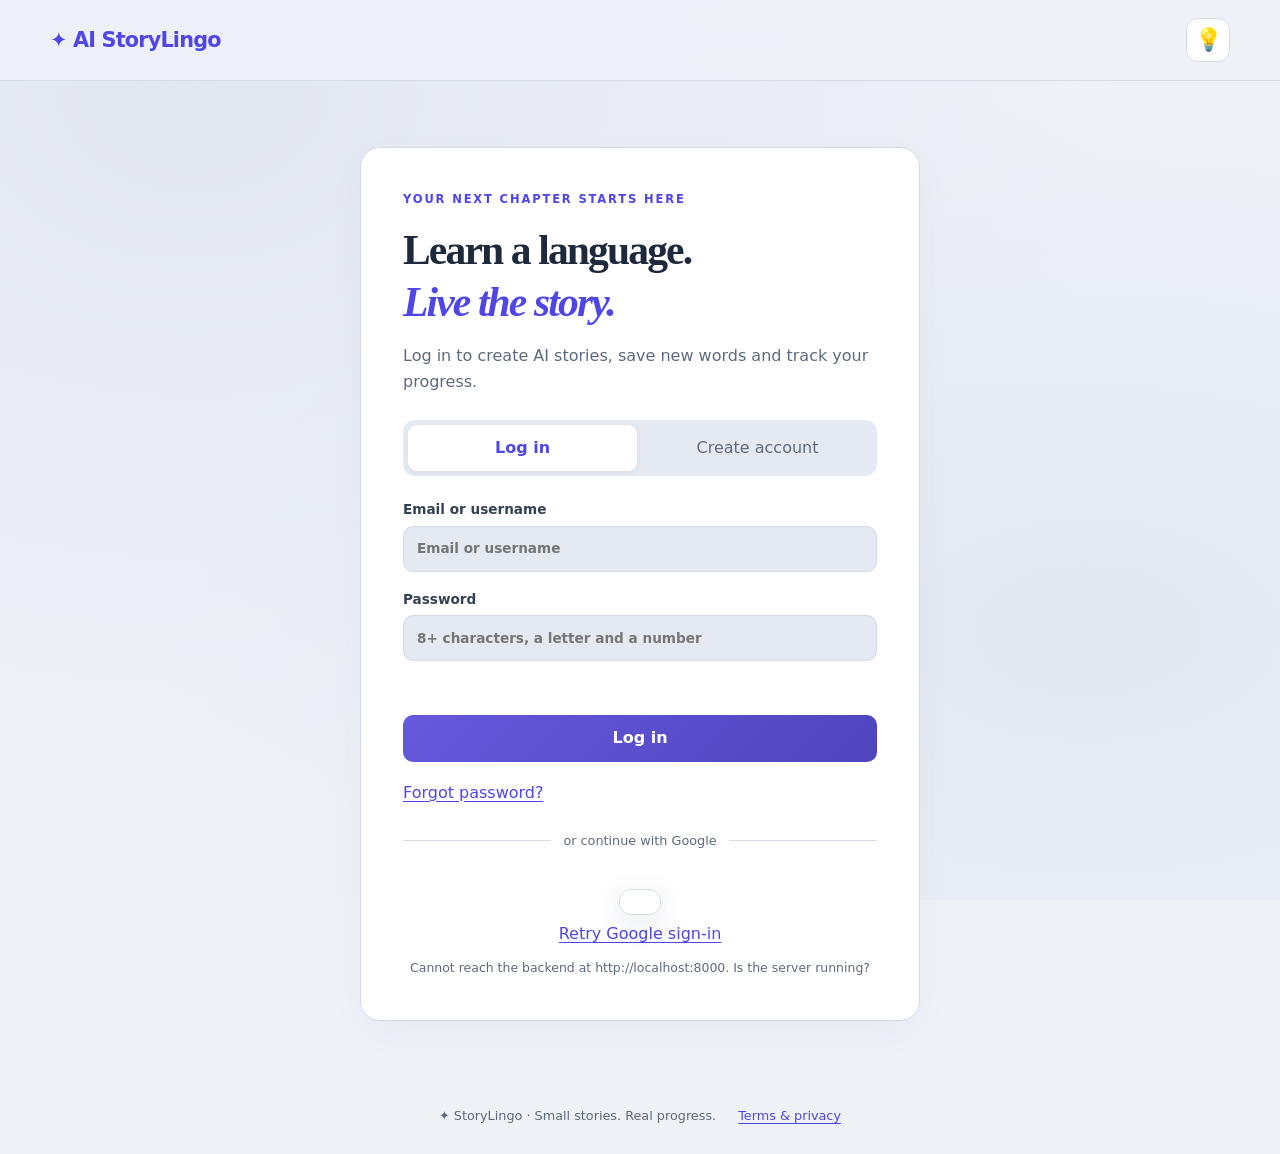
<file: frontend/index.html>
<!DOCTYPE html>
<html lang="en">

<head>
  <meta charset="UTF-8">
  <meta name="referrer" content="no-referrer">
  <meta name="viewport" content="width=device-width, initial-scale=1">
  <title>AI StoryLingo</title>
  <script>
    (() => {
      let savedTheme = null;

      try {
        savedTheme = localStorage.getItem("storylingo_theme");
      } catch { }

      const systemDark = window.matchMedia(
        "(prefers-color-scheme: dark)"
      ).matches;

      const theme =
        savedTheme === "light" || savedTheme === "dark"
          ? savedTheme
          : systemDark
            ? "dark"
            : "light";

      document.documentElement.dataset.theme = theme;
    })();
  </script>
  <link rel="stylesheet" href="style.css">
  <link rel="stylesheet" href="auth.css">
</head>

<body>

  <!-- Top bar: shown after login -->
  <header class="topbar">
    <div class="brand">✦ AI StoryLingo</div>
    <button id="theme-toggle" class="theme-toggle" type="button" aria-label="Change Theme" aria-pressed="false"
      title="Change Theme"><span id="theme-icon" aria-hidden="true">💡</span></button>
    <button id="menu-toggle" class="menu-toggle" aria-label="Open navigation" aria-controls="nav" aria-expanded="false"
      hidden>☰</button>
    <nav id="nav" class="nav" hidden>
      <button class="nav-btn" data-view="create">Create</button>
      <button class="nav-btn" data-view="story">Story</button>
      <button class="nav-btn" data-view="quiz">Quiz</button>
      <button class="nav-btn" data-view="progress">Progress</button>
      <button id="admin-nav" class="nav-btn" data-view="admin" hidden>Admin</button>
      <span id="user-name" class="user-name"></span>
      <button class="nav-btn ghost" data-action="logout">Log out</button>
    </nav>
  </header>

  <main>
    <!-- 1. Log in / Register -->
    <section id="view-auth" class="view narrow" hidden>
      <div class="card">
        <p class="eyebrow">YOUR NEXT CHAPTER STARTS HERE</p>
        <h1 class="title">Learn a language.<br><em>Live the story.</em></h1>
        <p class="muted">Log in to create AI stories, save new words and track your progress.</p>

        <div class="tabs">
          <button type="button" class="tab active" id="tab-login" data-auth-mode="login">Log in</button>
          <button type="button" class="tab" id="tab-register" data-auth-mode="register">Create account</button>
        </div>

        <form id="auth-form" novalidate>
          <label id="auth-name-group" hidden>Display name
            <input id="auth-name" type="text" autocomplete="name" placeholder="Your name">
          </label>
          <label id="auth-username-group" hidden>Username
            <input id="auth-username" type="text" autocomplete="username" placeholder="e.g. storylearner" minlength="3"
              maxlength="30">
          </label>
          <label><span id="auth-identifier-label">Email or username</span>
            <input id="auth-email" type="text" autocomplete="username" placeholder="Email or username">
          </label>
          <label>Password
            <input id="auth-password" type="password" autocomplete="current-password"
              placeholder="8+ characters, a letter and a number">
          </label>
          <label id="auth-confirm-group" hidden>Confirm password<input id="auth-confirm" type="password"
              autocomplete="new-password" placeholder="Repeat your password"></label>
          <label id="terms-group" class="check-label" hidden><input id="accept-terms" type="checkbox"> I accept the <a
              href="terms.html" target="_blank" rel="noopener">terms &amp; privacy notice</a> (required for new
            accounts).</label>
          <p id="auth-error" class="error" role="alert"></p>
          <button class="btn primary" id="auth-submit" type="submit">Log in</button>
        </form>
        <button class="text-btn" id="forgot-password" type="button">Forgot password?</button>
        <div class="divider">or continue with Google</div>
        <div id="google-button" class="google-button" aria-label="Google sign-in"></div>
        <button id="google-retry" class="text-btn" type="button" hidden>Retry Google sign-in</button>
        <p id="google-status" class="muted small"></p>
      </div>
    </section>

    <!-- 2. Create a story -->
    <section id="view-create" class="view narrow" hidden>
      <div class="card">
        <h1 class="title">Create your story</h1>
        <p class="muted">Choose your settings. The AI writes chapter 1 and picks the vocabulary for you.</p>

        <form id="create-form" novalidate>
          <div class="grid-2">
            <label>Language
              <select name="language">
                <option value="English">English</option>
                <option value="Japanese">Japanese</option>
                <option value="Korean">Korean</option>
              </select>
            </label>
            <label>Level
              <select name="level">
                <option value="A1">A1 – Beginner</option>
                <option value="A2">A2 – Elementary</option>
                <option value="B1" selected>B1 – Intermediate</option>
                <option value="B2">B2 – Upper intermediate</option>
              </select>
            </label>
            <label>Genre
              <select name="genre">
                <option value="Fantasy">Fantasy</option>
                <option value="Mystery">Mystery</option>
                <option value="Sci-Fi">Sci-Fi</option>
                <option value="Adventure">Adventure</option>
              </select>
            </label>
            <label>Topic
              <input name="topic" type="text" placeholder="e.g. space, dragons" maxlength="60">
            </label>
            <label>Vocabulary words (1–10)
              <input name="target_words" type="number" min="1" max="10" value="5">
            </label>
            <label>Chapters
              <select name="total_chapters">
                <option value="2">2</option>
                <option value="3" selected>3</option>
                <option value="4">4</option>
                <option value="5">5</option>
              </select>
            </label>
          </div>
          <p id="create-error" class="error" role="alert"></p>
          <button class="btn primary big" id="create-btn" type="submit">✨ Generate story</button>
          <p id="create-status" class="muted center"></p>
        </form>
      </div>
    </section>

    <!-- 3. Story reader / 4. Quiz / 5. Progress: filled by app.js -->
    <section id="view-admin" class="view" hidden></section>
    <section id="view-recovery" class="view narrow" hidden>
      <div class="card">
        <p class="eyebrow">ACCOUNT RECOVERY</p>
        <h1 class="title" id="recovery-title">Forgot password?</h1>
        <p class="muted" id="recovery-help">Enter your account email to receive a reset link.</p>
        <form id="recovery-form"><label id="recovery-email-group">Email<input id="recovery-email" type="email" required
              autocomplete="email"></label><label id="recovery-password-group" hidden>New password<input
              id="recovery-password" type="password" autocomplete="new-password"
              placeholder="8+ characters, a letter and a number"></label><label id="recovery-confirm-group"
            hidden>Confirm password<input id="recovery-confirm" type="password" autocomplete="new-password"></label>
          <p id="recovery-message" role="status"></p><button class="btn primary" id="recovery-submit">Send reset
            link</button>
        </form><button class="text-btn" data-goto="auth">Back to login</button>
      </div>
    </section>
    <section id="view-story" class="view" hidden></section>
    <section id="view-quiz" class="view narrow" hidden></section>
    <section id="view-progress" class="view" hidden></section>
  </main>

  <!-- Vocabulary popup -->
  <div id="word-popup" class="overlay" hidden>
    <div class="popup card" role="dialog" aria-modal="true" aria-labelledby="popup-title">
      <button class="icon-btn" data-action="close-popup" aria-label="Close">✕</button>
      <div id="popup-body"></div>
    </div>
  </div>

  <div id="toast" class="toast" role="status"></div>

  <footer>✦ StoryLingo · Small stories. Real progress. <a href="terms.html">Terms &amp; privacy</a></footer>
  <script src="api.js"></script>
  <script src="app.js"></script>
</body>

</html>
</file>
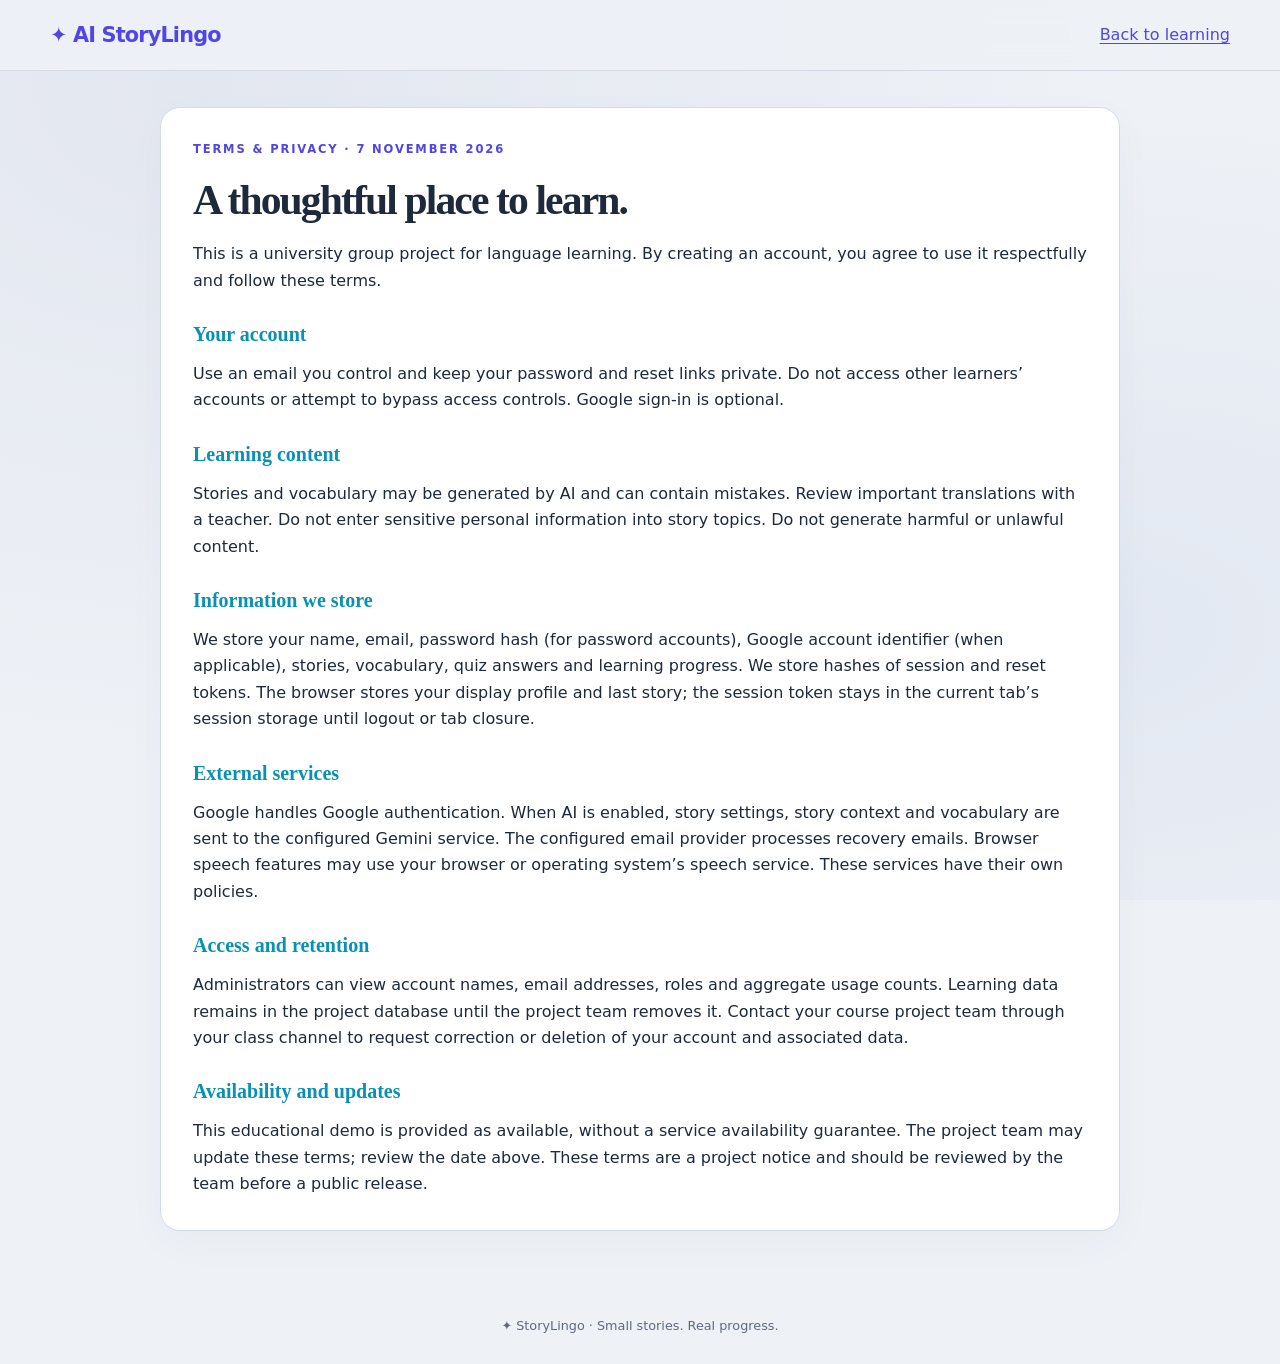
<file: frontend/terms.html>
<!doctype html>
<html lang="en">

<head>
    <meta charset="utf-8">
    <meta name="viewport" content="width=device-width,initial-scale=1">
    <meta name="referrer" content="no-referrer">
    <title>Terms & Privacy · StoryLingo</title>
    <link rel="stylesheet" href="style.css">
</head>

<body>
    <header class="topbar"><a class="brand" href="index.html">✦ AI StoryLingo</a><a href="index.html">Back to
            learning</a></header>
    <main>
        <article class="card view">
            <p class="eyebrow">TERMS &amp; PRIVACY · 7 NOVEMBER 2026</p>
            <h1 class="title">A thoughtful place to learn.</h1>
            <p>This is a university group project for language learning. By creating an account, you agree to use it
                respectfully and follow these terms.</p>
            <h2 class="section-title">Your account</h2>
            <p>Use an email you control and keep your password and reset links private. Do not access other learners’
                accounts or attempt to bypass access controls. Google sign-in is optional.</p>
            <h2 class="section-title">Learning content</h2>
            <p>Stories and vocabulary may be generated by AI and can contain mistakes. Review important translations
                with a teacher. Do not enter sensitive personal information into story topics. Do not generate harmful
                or unlawful content.</p>
            <h2 class="section-title">Information we store</h2>
            <p>We store your name, email, password hash (for password accounts), Google account identifier (when
                applicable), stories, vocabulary, quiz answers and learning progress. We store hashes of session and
                reset tokens. The browser stores your display profile and last story; the session token stays in the
                current tab’s session storage until logout or tab closure.</p>
            <h2 class="section-title">External services</h2>
            <p>Google handles Google authentication. When AI is enabled, story settings, story context and vocabulary
                are sent to the configured Gemini service. The configured email provider processes recovery emails.
                Browser speech features may use your browser or operating system’s speech service. These services have
                their own policies.</p>
            <h2 class="section-title">Access and retention</h2>
            <p>Administrators can view account names, email addresses, roles and aggregate usage counts. Learning data
                remains in the project database until the project team removes it. Contact your course project team
                through your class channel to request correction or deletion of your account and associated data.</p>
            <h2 class="section-title">Availability and updates</h2>
            <p>This educational demo is provided as available, without a service availability guarantee. The project
                team may update these terms; review the date above. These terms are a project notice and should be
                reviewed by the team before a public release.</p>
        </article>
    </main>
    <footer>✦ StoryLingo · Small stories. Real progress.</footer>
</body>

</html>
</file>
<file: frontend/style.css>
:root {
  --bg: #eef1f6;
  --panel: #ffffff;
  --line: #d5dbe5;
  --text: #1e293b;
  --muted: #5d6a7e;
  --accent: #4f46e5;
  --teal: #0891b2;
  --good: #16a34a;
  --bad: #e11d48;
  --radius: 20px;
  --sans: system-ui, -apple-system, "Segoe UI", sans-serif;
  --serif: Georgia, "Times New Roman", serif;
}

* {
  box-sizing: border-box;
  margin: 0;
  padding: 0;
}

[hidden] {
  display: none !important;
}

body {
  font-family: var(--sans);
  color: var(--text);
  line-height: 1.65;
  min-height: 100vh;
  overflow-wrap: anywhere;
  background: radial-gradient(ellipse at 0 0, #eae8ff, transparent 55%), radial-gradient(ellipse at 100% 60%, #e0f5f3, transparent 55%), var(--bg);
  background-attachment: fixed;
}

h1,
h2,
h3 {
  font-family: var(--serif);
  line-height: 1.25;
}

em {
  color: var(--accent);
}

a {
  color: var(--accent);
  text-underline-offset: 3px;
}

button,
input,
select {
  font: inherit;
}

button {
  cursor: pointer;
}

button:disabled {
  opacity: .55;
  cursor: not-allowed;
}

button:focus-visible,
a:focus-visible {
  outline: 3px solid #078399;
  outline-offset: 3px;
}

input:focus,
select:focus {
  outline: 2px solid #5b61bf;
  outline-offset: 2px;
}

.topbar {
  position: sticky;
  top: 0;
  z-index: 50;
  display: flex;
  align-items: center;
  justify-content: space-between;
  flex-wrap: wrap;
  gap: 8px;
  padding: 18px max(24px, calc((100vw - 1180px)/2));
  background: #fffffff0;
  backdrop-filter: blur(12px);
  border-bottom: 1px solid var(--line);
}

.brand {
  color: var(--accent);
  font-size: 1.3rem;
  font-weight: 800;
  letter-spacing: -.04em;
  text-decoration: none;
}

.nav {
  display: flex;
  align-items: center;
  gap: 6px;
}

.nav-btn {
  border: 0;
  background: transparent;
  color: var(--muted);
  padding: 10px 14px;
  border-radius: 12px;
}

.nav-btn:hover {
  background: #f1f2f9;
}

.nav-btn.active {
  color: var(--accent);
  background: #eeecff;
  font-weight: 700;
}

.nav-btn.ghost {
  border: 1px solid var(--line);
}

.user-name {
  color: var(--teal);
  font-size: .85rem;
  padding: 0 10px;
}

.menu-toggle {
  display: none;
  font-size: 24px;
  border: 1px solid var(--line);
  border-radius: 10px;
  background: white;
  color: var(--accent);
  width: 44px;
  height: 44px;
}

main {
  min-height: calc(100vh - 180px);
  padding: 36px 24px 56px;
}

.view {
  max-width: 960px;
  margin: 0 auto;
}

.view.narrow {
  max-width: 660px;
}

.card {
  position: relative;
  background: var(--panel);
  border: 1px solid var(--line);
  border-radius: var(--radius);
  padding: 32px;
  box-shadow: 0 12px 40px #27376408;
}

.title {
  font-size: clamp(1.8rem, 4vw, 2.6rem);
  letter-spacing: -.045em;
  margin-bottom: 14px;
}

.muted {
  color: var(--muted);
}

.center {
  text-align: center;
}

.small {
  font-size: .78rem;
  margin-top: 10px;
  text-align: center;
}

.error {
  color: var(--bad);
  min-height: 1.4rem;
  font-size: .9rem;
}

.eyebrow {
  color: var(--accent);
  font-size: .72rem;
  font-weight: 800;
  letter-spacing: .16em;
  margin-bottom: 16px;
}

#view-auth {
  max-width: 560px;
  margin-top: 30px;
}

#view-auth .card {
  padding: 42px;
}

#view-create .card {
  border-top: 5px solid #7061dd;
}

form {
  display: flex;
  flex-direction: column;
  gap: 16px;
  margin-top: 22px;
}

label {
  display: flex;
  flex-direction: column;
  gap: 5px;
  font-size: .85rem;
  color: #4b5b73;
  font-weight: 600;
}

input,
select {
  color: var(--text);
  background: #f9faff;
  min-height: 46px;
  border: 1px solid var(--line);
  border-radius: 10px;
  padding: 10px 13px;
  width: 100%;
}

select option {
  background: white;
  color: var(--text);
}

.grid-2 {
  display: grid;
  grid-template-columns: 1fr 1fr;
  gap: 18px;
}

.tabs {
  display: flex;
  gap: 6px;
  margin-top: 24px;
  padding: 5px;
  background: #f0f2f9;
  border-radius: 12px;
}

.tab {
  flex: 1;
  border: 0;
  background: none;
  color: var(--muted);
  padding: 10px;
  border-radius: 9px;
}

.tab.active {
  color: var(--accent);
  background: white;
  box-shadow: 0 2px 6px #20304b0d;
  font-weight: 600;
}

.check-label {
  flex-direction: row;
  align-items: center;
  flex-wrap: wrap;
  gap: 6px;
  font-size: .8rem;
  font-weight: 400;
}

.check-label input {
  min-height: 0;
  width: 17px;
  height: 17px;
  accent-color: #6556d9;
}

.btn {
  min-height: 44px;
  border: 1px solid var(--line);
  border-radius: 10px;
  padding: 10px 19px;
  background: white;
  color: var(--text);
  transition: background .15s;
}

.btn:hover:not(:disabled) {
  background: #f1f0fc;
  border-color: #9c98d6;
}

.btn.primary {
  background: linear-gradient(135deg, #6659dd, #4e45bd);
  color: white;
  border: 0;
  font-weight: 700;
}

.btn.primary:hover:not(:disabled) {
  background: #5045bf;
}

.btn.big {
  padding: 14px 20px;
  font-size: 1.05rem;
}

.text-btn {
  border: 0;
  background: transparent;
  color: var(--accent);
  margin-top: 18px;
  text-decoration: underline;
  text-underline-offset: 3px;
}

.divider {
  display: flex;
  align-items: center;
  gap: 12px;
  color: var(--muted);
  font-size: .8rem;
  margin: 24px 0 18px;
}

.divider::before,
.divider::after {
  content: "";
  height: 1px;
  flex: 1;
  background: var(--line);
}

#google-button {
  min-height: 44px;
  display: flex;
  justify-content: center;
}

.reader-head h2 {
  font-size: clamp(1.7rem, 4vw, 2.3rem);
  color: var(--accent);
}

.badges {
  display: flex;
  flex-wrap: wrap;
  gap: 8px;
  margin: 14px 0 28px;
}

.badge {
  font-size: .78rem;
  padding: 3px 11px;
  border-radius: 99px;
  border: 1px solid var(--line);
  color: var(--teal);
  background: #f3fafb;
}

.badge.warn {
  color: #8c5a0b;
  background: #fff7e7;
  border-color: #e7d1a0;
}

.chapter {
  margin-bottom: 28px;
  scroll-margin-top: 110px;
}

.chapter h3 {
  font-size: 1rem;
  color: var(--accent);
  text-transform: uppercase;
  letter-spacing: .08em;
  margin-bottom: 10px;
}

.story-text {
  font-family: var(--serif);
  font-size: 1.15rem;
  line-height: 1.95;
  white-space: pre-line;
}

.you-chose {
  margin-top: 14px;
  color: var(--muted);
  font-size: .92rem;
  border-left: 3px solid #9086e4;
  padding-left: 12px;
}

.vocab-word {
  font: inherit;
  color: var(--accent);
  background: #eeebff;
  border: 0;
  border-bottom: 2px dotted #9c93d6;
  border-radius: 3px;
  padding: 0 3px;
}

.vocab-word:hover {
  background: #e2dcff;
}

.words-box {
  padding: 20px;
  background: #f8f9fe;
  border-radius: 14px;
}

.words-box h3 {
  font-size: 1rem;
  margin-bottom: 12px;
  color: var(--teal);
}

.chips {
  display: flex;
  flex-wrap: wrap;
  gap: 8px;
}

.chip {
  font-size: .9rem;
  color: var(--text);
  background: white;
  border: 1px solid var(--line);
  border-radius: 99px;
  padding: 6px 14px;
}

.chip:hover {
  border-color: #9c93d6;
  color: var(--accent);
}

.chip.saved::after {
  content: " ✓";
  color: var(--good);
}

.choice-area {
  margin-top: 28px;
  display: flex;
  flex-direction: column;
  gap: 10px;
}

.choice-area h3 {
  font-size: 1.15rem;
  margin-bottom: 5px;
}

.choice-btn {
  display: flex;
  gap: 13px;
  align-items: center;
  text-align: left;
  color: var(--text);
  background: #f9faff;
  border: 1px solid var(--line);
  border-radius: 12px;
  padding: 14px 16px;
}

.choice-btn:hover {
  border-color: #9c93d6;
  background: #f1efff;
}

.choice-letter {
  flex: none;
  width: 31px;
  height: 31px;
  border-radius: 50%;
  display: grid;
  place-items: center;
  font-weight: 700;
  color: white;
  background: #6556d9;
}

.the-end {
  text-align: center;
  padding: 24px;
  background: #f8f7ff;
}

.the-end h3 {
  font-size: 1.4rem;
  color: var(--accent);
  margin-bottom: 7px;
}

.the-end .btn {
  margin-top: 16px;
}

.overlay {
  position: fixed;
  inset: 0;
  z-index: 100;
  display: grid;
  place-items: center;
  padding: 16px;
  background: #19244090;
  backdrop-filter: blur(6px);
}

.popup {
  width: 100%;
  max-width: 430px;
  max-height: calc(100dvh - 32px);
  overflow: auto;
}

.icon-btn {
  position: absolute;
  top: 14px;
  right: 14px;
  width: 34px;
  height: 34px;
  border-radius: 50%;
  border: 1px solid var(--line);
  background: white;
  color: var(--muted);
}

.popup h2 {
  font-size: 1.8rem;
  color: var(--accent);
  padding-right: 34px;
}

.pron {
  color: var(--muted);
  font-style: italic;
  margin: 4px 0 10px;
}

.pos {
  color: var(--accent);
  font-size: .8rem;
  text-transform: uppercase;
  letter-spacing: .08em;
}

.meaning {
  margin-top: 9px;
}

.meaning-vi {
  color: var(--teal);
  font-size: .95rem;
}

.example {
  margin-top: 13px;
  padding-left: 12px;
  border-left: 3px solid #c1b9ed;
  color: var(--muted);
  font-style: italic;
}

.popup-actions,
.result-actions {
  display: flex;
  gap: 10px;
  margin-top: 20px;
  flex-wrap: wrap;
}

.result-actions {
  justify-content: center;
}

.quiz-progress {
  color: var(--muted);
  font-size: .9rem;
  margin-bottom: 20px;
}

.bar {
  height: 8px;
  border-radius: 99px;
  background: #e8ecf6;
  overflow: hidden;
  margin-top: 7px;
}

.bar>span {
  display: block;
  height: 100%;
  border-radius: 99px;
  background: linear-gradient(90deg, #8072d9, #3396a5);
}

.quiz-card h2 {
  font-size: 1.6rem;
  margin-bottom: 20px;
}

.options {
  display: flex;
  flex-direction: column;
  gap: 10px;
}

.option-btn {
  text-align: left;
  color: var(--text);
  background: #f9faff;
  border: 1px solid var(--line);
  border-radius: 12px;
  padding: 14px 16px;
}

.option-btn:hover:not(:disabled) {
  border-color: #9c93d6;
}

.option-btn.correct {
  border-color: var(--good);
  background: #eaf7ef;
  opacity: 1;
}

.option-btn.wrong {
  border-color: var(--bad);
  background: #fff0f0;
  opacity: 1;
}

.feedback {
  margin-top: 18px;
  padding: 16px;
  border-radius: 12px;
  background: #f8f9fe;
}

.feedback.good {
  border-left: 4px solid var(--good);
}

.feedback.bad {
  border-left: 4px solid var(--bad);
}

.feedback .btn {
  margin-top: 14px;
}

.score {
  font-family: var(--serif);
  font-size: 3.2rem;
  color: var(--accent);
  text-align: center;
  margin: 20px 0;
}

.stats {
  display: grid;
  grid-template-columns: repeat(auto-fit, minmax(150px, 1fr));
  gap: 14px;
  margin: 24px 0 32px;
}

.stat {
  text-align: center;
  padding: 22px 12px;
}

.stat .num {
  font-family: var(--serif);
  font-size: 2.2rem;
  color: var(--accent);
  line-height: 1.2;
}

.stat .label {
  color: var(--muted);
  font-size: .82rem;
  margin-top: 6px;
}

.section-title {
  font-size: 1.25rem;
  margin: 28px 0 14px;
  color: var(--teal);
}

.rows {
  display: flex;
  flex-direction: column;
  gap: 10px;
}

.row {
  display: flex;
  align-items: center;
  justify-content: space-between;
  gap: 16px;
  flex-wrap: wrap;
  padding: 16px 20px;
  background: white;
  border: 1px solid var(--line);
  border-radius: 12px;
}

.grow {
  flex: 1 1 200px;
  min-width: 0;
}

.name {
  font-weight: 600;
}

.sub {
  color: var(--muted);
  font-size: .85rem;
}

.mastery {
  flex: 0 1 180px;
  min-width: 128px;
  font-size: .8rem;
  color: var(--muted);
}

.reco {
  margin-top: 14px;
  padding: 14px 18px;
  border-radius: 12px;
  background: #edf7fa;
  border-left: 4px solid var(--teal);
  font-size: .95rem;
}

.reco.change {
  background: #f1efff;
  border-color: #8676d6;
}

.pagination {
  display: flex;
  align-items: center;
  justify-content: flex-end;
  flex-wrap: wrap;
  gap: 10px;
  margin: 20px 0 30px;
  font-size: .85rem;
  color: var(--muted);
}

.pagination span {
  margin-right: auto;
}

.table-wrap {
  overflow: auto;
  border: 1px solid var(--line);
  border-radius: 16px;
  background: white;
}

table {
  width: 100%;
  border-collapse: collapse;
  text-align: left;
  font-size: .9rem;
}

th,
td {
  padding: 16px 20px;
  border-bottom: 1px solid var(--line);
}

th {
  background: #f0f2f9;
  color: var(--muted);
}

.loading {
  display: flex;
  align-items: center;
  justify-content: center;
  gap: 12px;
  padding: 32px 16px;
  color: var(--accent);
}

.spinner {
  width: 20px;
  height: 20px;
  border-radius: 50%;
  border: 3px solid #dcd7f7;
  border-top-color: var(--accent);
  animation: spin .8s linear infinite;
}

@keyframes spin {
  to {
    transform: rotate(360deg);
  }
}

.empty {
  text-align: center;
  padding: 40px 20px;
}

.empty h2 {
  margin-bottom: 8px;
}

.empty .btn {
  margin-top: 18px;
}

.toast {
  position: fixed;
  left: 50%;
  bottom: 24px;
  transform: translate(-50%, 150%);
  z-index: 200;
  max-width: calc(100% - 32px);
  padding: 12px 20px;
  border-radius: 12px;
  background: white;
  border: 1px solid var(--line);
  box-shadow: 0 8px 30px #24346a20;
  transition: transform .3s ease;
}

.toast.show {
  transform: translate(-50%, 0);
}

.toast.error {
  border-color: var(--bad);
}

.toast.success {
  border-color: var(--good);
}

footer {
  padding: 28px 20px;
  text-align: center;
  font-size: .8rem;
  color: var(--muted);
}

footer a {
  margin-left: 18px;
}

@media(max-width:760px) {
  .menu-toggle {
    display: block;
  }

  .topbar {
    padding: 12px 18px;
  }

  .nav {
    display: none;
    width: 100%;
    flex-direction: column;
    align-items: stretch;
    padding-top: 12px;
  }

  .nav.open {
    display: flex;
  }

  .nav-btn {
    text-align: left;
    min-height: 44px;
  }

  .user-name {
    padding: 10px 14px;
  }

  main {
    padding: 24px 16px 40px;
  }

  .card {
    padding: 24px;
  }

  #view-auth {
    margin-top: 8px;
  }

  #view-auth .card {
    padding: 28px 22px;
  }

  .grid-2 {
    grid-template-columns: 1fr;
  }

  .stats {
    grid-template-columns: repeat(2, minmax(0, 1fr));
  }

  .row {
    padding: 16px;
  }

  .pagination {
    gap: 7px;
  }

  .pagination span {
    flex-basis: 100%;
  }

  .story-text {
    font-size: 1.05rem;
  }
}

@media(prefers-reduced-motion:reduce) {
  * {
    animation: none !important;
    scroll-behavior: auto !important;
    transition: none !important;
  }
}

:root,
:root[data-theme="light"] {
  color-scheme: light;
  --bg: #eef1f6;
  --panel: #ffffff;
  --line: #d5dbe5;
  --text: #1e293b;
  --muted: #5d6a7e;
  --accent: #4f46e5;
  --teal: #0891b2;
  --good: #16a34a;
  --bad: #e11d48;
  --page-bg:
    radial-gradient(ellipse at 15% 10%, #e3e7f0, transparent 60%),
    radial-gradient(ellipse at 85% 70%, #e2e8f2, transparent 60%),
    #eef1f6;
  --header-bg: #eef1f6f2;
  --surface-soft: #e5e9f2;
  --surface-hover: #d9dfec;
  --accent-soft: #e0e7ff;
  --label-color: #334155;
  --track-color: #d6dce7;
}

:root[data-theme="dark"] {
  color-scheme: dark;

  --bg: #101522;
  --panel: #192132;
  --line: #34425b;
  --text: #edf2fc;
  --muted: #afbdd3;
  --accent: #beb1ff;
  --teal: #82d6df;
  --good: #76dba5;
  --bad: #ff9aa8;
  --page-bg:
    radial-gradient(ellipse at 0 0, #242044, transparent 55%),
    radial-gradient(ellipse at 100% 60%, #15343b, transparent 55%),
    #101522;
  --header-bg: #101522f0;
  --surface-soft: #202a3e;
  --surface-hover: #303653;
  --accent-soft: #332e50;
  --label-color: #c1cce0;
  --track-color: #35415a;
}

body {
  background: var(--page-bg);
  background-attachment: fixed;
}

.topbar {
  background: var(--header-bg);
}

label {
  color: var(--label-color);
}

input,
select,
.choice-btn,
.option-btn,
.words-box,
.feedback {
  background: var(--surface-soft);
}

select option,
.btn,
.chip,
.icon-btn,
.menu-toggle,
.theme-toggle,
.table-wrap,
.toast {
  background: var(--panel);
  color: var(--text);
}

.tabs,
th {
  background: var(--surface-soft);
}

.tab.active {
  background: var(--panel);
  color: var(--accent);
}

.nav-btn.active,
.vocab-word {
  background: var(--accent-soft);
  color: var(--accent);
}

.nav-btn:hover,
.choice-btn:hover,
.vocab-word:hover,
.btn:hover:not(:disabled) {
  background: var(--surface-hover);
}

.bar {
  background: var(--track-color);
}

.badge,
.reco,
.reco.change,
.the-end {
  background: var(--surface-soft);
}

.badge.warn {
  color: var(--text);
  background: var(--accent-soft);
  border-color: var(--line);
}

/* Giữ chữ trắng trên nút hành động chính */
.btn.primary,
.btn.primary:hover:not(:disabled) {
  color: #fff;
  background: linear-gradient(135deg, #6659dd, #4e45bd);
}

:root[data-theme="dark"] .option-btn.correct {
  color: #d9ffe8;
  background: #173b2c;
  border-color: var(--good);
}

:root[data-theme="dark"] .option-btn.wrong {
  color: #ffe2e5;
  background: #49242f;
  border-color: var(--bad);
}

.theme-toggle {
  display: inline-grid;
  place-items: center;
  flex-shrink: 0;
  width: 44px;
  height: 44px;
  border: 1px solid var(--line);
  border-radius: 12px;
  font-size: 22px;
  cursor: pointer;
}

.theme-toggle:hover {
  background: var(--surface-hover);
}

.theme-toggle[aria-pressed="true"] {
  border-color: var(--accent);
}

body,
.topbar,
.card,
input,
select,
.btn,
.theme-toggle {
  transition:
    background-color 0.2s ease,
    color 0.2s ease,
    border-color 0.2s ease;
}

@media (prefers-reduced-motion: reduce) {

  body,
  .topbar,
  .card,
  input,
  select,
  .btn,
  .theme-toggle {
    transition: none;
  }
}
</file>
<file: frontend/auth.css>
.google-button {
    display: flex;
    justify-content: center;
    min-height: 44px;
    width: 100%;
    margin: 12px auto 0;
}

#google-status {
    text-align: center;
    margin-top: 10px;
}

#google-retry {
    display: block;
    margin: 8px auto;
}

#google-retry[hidden] {
    display: none;
}
</file>
